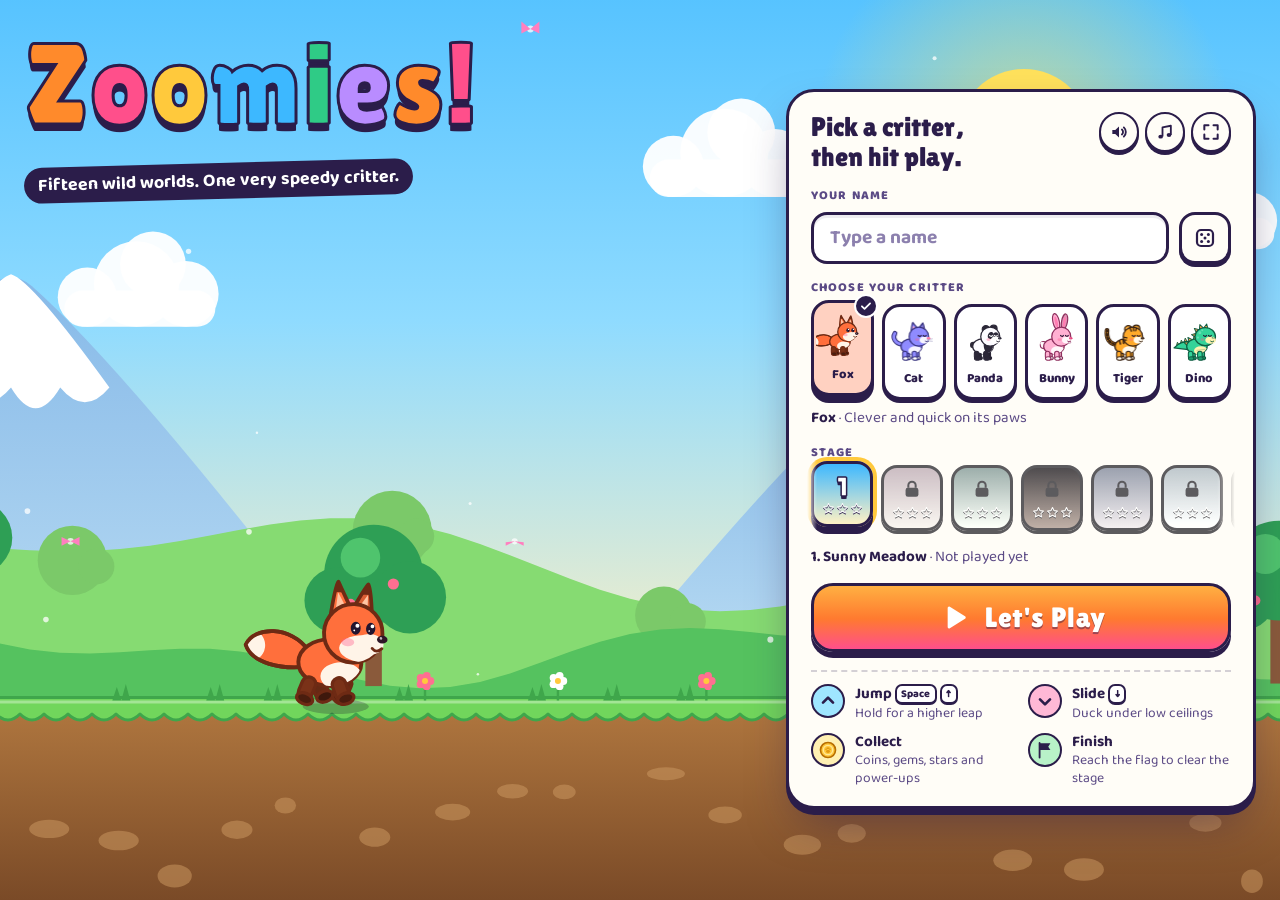
<file: index.html>
<!doctype html>
<html lang="en">
<head>
<meta charset="utf-8">
<meta name="viewport" content="width=device-width, initial-scale=1, viewport-fit=cover">
<title>Zoomies!</title>
<meta name="description" content="A colourful critter runner: dash, hop and slide through fifteen wild worlds.">
<meta name="theme-color" content="#3DB8FF">
<link rel="icon" href="data:image/svg+xml,%3Csvg xmlns='http://www.w3.org/2000/svg' viewBox='0 0 64 64'%3E%3Ccircle cx='32' cy='32' r='30' fill='%23FF6F3C'/%3E%3Cg fill='%23fff'%3E%3Cellipse cx='32' cy='40' rx='11' ry='9'/%3E%3Ccircle cx='19' cy='28' r='5'/%3E%3Ccircle cx='27' cy='20' r='5'/%3E%3Ccircle cx='37' cy='20' r='5'/%3E%3Ccircle cx='45' cy='28' r='5'/%3E%3C/g%3E%3C/svg%3E">
<link rel="preconnect" href="https://fonts.googleapis.com">
<link rel="preconnect" href="https://fonts.gstatic.com" crossorigin>
<link rel="stylesheet" href="https://fonts.googleapis.com/css2?family=Baloo+2:wght@500;600;700;800&family=Lilita+One&display=swap">
<link rel="stylesheet" href="css/styles.css">
</head>
<body>
<!-- ===== Icon sprite ===== -->
<svg width="0" height="0" style="position:absolute" aria-hidden="true" focusable="false">
  <defs>
    <symbol id="i-play" viewBox="0 0 24 24"><path d="M8 5.5v13a1 1 0 0 0 1.5.86l10.4-6.5a1 1 0 0 0 0-1.72L9.5 4.64A1 1 0 0 0 8 5.5z" fill="currentColor"/></symbol>
    <symbol id="i-pause" viewBox="0 0 24 24"><rect x="6" y="5" width="4.5" height="14" rx="1.6" fill="currentColor"/><rect x="13.5" y="5" width="4.5" height="14" rx="1.6" fill="currentColor"/></symbol>
    <symbol id="i-sound" viewBox="0 0 24 24"><path d="M4 9.5h3.5L12 5.5v13l-4.5-4H4z" fill="currentColor"/><path d="M15.5 9a4 4 0 0 1 0 6M17.8 6.5a7.5 7.5 0 0 1 0 11" fill="none" stroke="currentColor" stroke-width="2.2" stroke-linecap="round"/></symbol>
    <symbol id="i-mute" viewBox="0 0 24 24"><path d="M4 9.5h3.5L12 5.5v13l-4.5-4H4z" fill="currentColor"/><path d="M15.5 9.5l5 5m0-5l-5 5" fill="none" stroke="currentColor" stroke-width="2.2" stroke-linecap="round"/></symbol>
    <symbol id="i-music" viewBox="0 0 24 24"><path d="M9 17.5V6.5l10-2v11" fill="none" stroke="currentColor" stroke-width="2.2" stroke-linejoin="round"/><ellipse cx="6.8" cy="17.6" rx="2.8" ry="2.3" fill="currentColor"/><ellipse cx="16.8" cy="15.6" rx="2.8" ry="2.3" fill="currentColor"/></symbol>
    <symbol id="i-music-off" viewBox="0 0 24 24"><path d="M9 17.5V6.5l10-2v11" fill="none" stroke="currentColor" stroke-width="2.2" stroke-linejoin="round"/><ellipse cx="6.8" cy="17.6" rx="2.8" ry="2.3" fill="currentColor"/><ellipse cx="16.8" cy="15.6" rx="2.8" ry="2.3" fill="currentColor"/><path d="M3.5 3.5l17 17" stroke="currentColor" stroke-width="2.4" stroke-linecap="round"/></symbol>
    <symbol id="i-heart" viewBox="0 0 24 24"><path d="M12 20.5s-8-4.9-8-11A4.6 4.6 0 0 1 12 6.6a4.6 4.6 0 0 1 8 2.9c0 6.1-8 11-8 11z" fill="currentColor"/></symbol>
    <symbol id="i-coin" viewBox="0 0 24 24"><circle cx="12" cy="12" r="9" fill="#FFC93C" stroke="#B86E00" stroke-width="2"/><circle cx="12" cy="12" r="5.6" fill="none" stroke="#FFE89A" stroke-width="1.6"/><g fill="#E39A12"><ellipse cx="12" cy="13.6" rx="2.3" ry="1.9"/><circle cx="9.6" cy="11.2" r="1"/><circle cx="11.1" cy="9.8" r="1"/><circle cx="12.9" cy="9.8" r="1"/><circle cx="14.4" cy="11.2" r="1"/></g></symbol>
    <symbol id="i-gem" viewBox="0 0 24 24"><path d="M7.5 4.5h9l4 5-8.5 10.5L3.5 9.5z" fill="#A86BFF" stroke="#3D1A99" stroke-width="1.8" stroke-linejoin="round"/><path d="M3.5 9.5h17M9.5 4.5l-1.5 5 4 10.5 4-10.5-1.5-5" fill="none" stroke="#3D1A99" stroke-width="1.2" stroke-linejoin="round" opacity=".6"/></symbol>
    <symbol id="i-star" viewBox="0 0 24 24"><path d="M12 2.8l2.8 5.8 6.3.9-4.6 4.4 1.1 6.3L12 17.2l-5.6 3 1.1-6.3-4.6-4.4 6.3-.9z" fill="currentColor" stroke-linejoin="round"/></symbol>
    <symbol id="i-star-o" viewBox="0 0 24 24"><path d="M12 2.8l2.8 5.8 6.3.9-4.6 4.4 1.1 6.3L12 17.2l-5.6 3 1.1-6.3-4.6-4.4 6.3-.9z" fill="none" stroke="currentColor" stroke-width="2" stroke-linejoin="round"/></symbol>
    <symbol id="i-clock" viewBox="0 0 24 24"><circle cx="12" cy="13" r="8" fill="none" stroke="currentColor" stroke-width="2.2"/><path d="M12 9v4.4l2.8 1.8M9.5 2.8h5" fill="none" stroke="currentColor" stroke-width="2.2" stroke-linecap="round"/></symbol>
    <symbol id="i-hourglass" viewBox="0 0 24 24"><path d="M6.5 3.5h11M6.5 20.5h11M7.5 3.5c0 5 4.5 5.8 4.5 8.5s-4.5 3.5-4.5 8.5M16.5 3.5c0 5-4.5 5.8-4.5 8.5s4.5 3.5 4.5 8.5" fill="none" stroke="currentColor" stroke-width="2.1" stroke-linecap="round"/><path d="M9.6 18.6c.6-1.8 2.4-2.6 2.4-2.6s1.8.8 2.4 2.6z" fill="currentColor"/></symbol>
    <symbol id="i-flag" viewBox="0 0 24 24"><path d="M5.5 21V3.5" stroke="currentColor" stroke-width="2.2" stroke-linecap="round"/><path d="M6 4h12.5l-2.6 4 2.6 4H6z" fill="currentColor"/></symbol>
    <symbol id="i-dodge" viewBox="0 0 24 24"><path d="M3.5 17c3-9 14-9 17 0" fill="none" stroke="currentColor" stroke-width="2.2" stroke-linecap="round" stroke-dasharray="1 3.4"/><path d="M9 20.5l3-5 3 5z" fill="currentColor"/><path d="M17.6 13.6l3 3.4 1-4.4" fill="none" stroke="currentColor" stroke-width="2.2" stroke-linecap="round" stroke-linejoin="round"/></symbol>
    <symbol id="i-gauge" viewBox="0 0 24 24"><path d="M4 17a8 8 0 1 1 16 0" fill="none" stroke="currentColor" stroke-width="2.2" stroke-linecap="round"/><path d="M12 17l4.5-5.5" stroke="currentColor" stroke-width="2.4" stroke-linecap="round"/><circle cx="12" cy="17" r="1.8" fill="currentColor"/></symbol>
    <symbol id="i-restart" viewBox="0 0 24 24"><path d="M19 12a7 7 0 1 1-2.1-5" fill="none" stroke="currentColor" stroke-width="2.4" stroke-linecap="round"/><path d="M18.6 3.6v4.4h-4.4" fill="none" stroke="currentColor" stroke-width="2.4" stroke-linecap="round" stroke-linejoin="round"/></symbol>
    <symbol id="i-home" viewBox="0 0 24 24"><path d="M4 11l8-6.5 8 6.5M6.5 9.5v10h4v-5h3v5h4v-10" fill="none" stroke="currentColor" stroke-width="2.2" stroke-linecap="round" stroke-linejoin="round"/></symbol>
    <symbol id="i-next" viewBox="0 0 24 24"><path d="M5 12h12M12.5 6.5L18 12l-5.5 5.5" fill="none" stroke="currentColor" stroke-width="2.6" stroke-linecap="round" stroke-linejoin="round"/></symbol>
    <symbol id="i-lock" viewBox="0 0 24 24"><rect x="5" y="10.5" width="14" height="10" rx="2.5" fill="currentColor"/><path d="M8 10.5V8a4 4 0 0 1 8 0v2.5" fill="none" stroke="currentColor" stroke-width="2.2"/></symbol>
    <symbol id="i-unlock" viewBox="0 0 24 24"><rect x="5" y="10.5" width="14" height="10" rx="2.5" fill="currentColor"/><path d="M8 10.5V8a4 4 0 0 1 7.7-1.5" fill="none" stroke="currentColor" stroke-width="2.2" stroke-linecap="round"/></symbol>
    <symbol id="i-check" viewBox="0 0 24 24"><path d="M5 12.5l4.5 4.5L19 7.5" fill="none" stroke="currentColor" stroke-width="3" stroke-linecap="round" stroke-linejoin="round"/></symbol>
    <symbol id="i-x" viewBox="0 0 24 24"><path d="M7 7l10 10M17 7L7 17" fill="none" stroke="currentColor" stroke-width="3" stroke-linecap="round"/></symbol>
    <symbol id="i-trophy" viewBox="0 0 24 24"><path d="M7 4h10v5a5 5 0 0 1-10 0z" fill="currentColor"/><path d="M7 6H4.5a3 3 0 0 0 3 4M17 6h2.5a3 3 0 0 1-3 4M12 14v3.5M8.5 20h7" fill="none" stroke="currentColor" stroke-width="2" stroke-linecap="round"/></symbol>
    <symbol id="i-dice" viewBox="0 0 24 24"><rect x="4" y="4" width="16" height="16" rx="4" fill="none" stroke="currentColor" stroke-width="2.2"/><g fill="currentColor"><circle cx="8.6" cy="8.6" r="1.5"/><circle cx="15.4" cy="15.4" r="1.5"/><circle cx="12" cy="12" r="1.5"/><circle cx="15.4" cy="8.6" r="1.5"/><circle cx="8.6" cy="15.4" r="1.5"/></g></symbol>
    <symbol id="i-up" viewBox="0 0 24 24"><path d="M6 14l6-6 6 6" fill="none" stroke="currentColor" stroke-width="3.2" stroke-linecap="round" stroke-linejoin="round"/></symbol>
    <symbol id="i-down" viewBox="0 0 24 24"><path d="M6 10l6 6 6-6" fill="none" stroke="currentColor" stroke-width="3.2" stroke-linecap="round" stroke-linejoin="round"/></symbol>
    <symbol id="i-expand" viewBox="0 0 24 24"><path d="M4 9V4h5M20 9V4h-5M4 15v5h5M20 15v5h-5" fill="none" stroke="currentColor" stroke-width="2.4" stroke-linecap="round" stroke-linejoin="round"/></symbol>
    <symbol id="i-motion" viewBox="0 0 24 24"><path d="M3 9c3-3 5 3 8 0s5 3 8 0M3 15c3-3 5 3 8 0s5 3 8 0" fill="none" stroke="currentColor" stroke-width="2.2" stroke-linecap="round"/></symbol>
    <symbol id="i-shield" viewBox="0 0 24 24"><path d="M12 3l7 3v5.5c0 4.5-3 7.6-7 9.5-4-1.9-7-5-7-9.5V6z" fill="#3D8BFF" stroke="#123C99" stroke-width="1.8" stroke-linejoin="round"/></symbol>
    <symbol id="i-magnet" viewBox="0 0 24 24"><path d="M6.5 13V9a5.5 5.5 0 0 1 11 0v4" fill="none" stroke="#FF4D6D" stroke-width="4"/><rect x="4.5" y="13" width="4" height="5" rx="1" fill="#EEF1FA" stroke="#7A0F2B" stroke-width="1.2"/><rect x="15.5" y="13" width="4" height="5" rx="1" fill="#EEF1FA" stroke="#7A0F2B" stroke-width="1.2"/></symbol>
    <symbol id="i-feather" viewBox="0 0 24 24"><path d="M19 4c-8 1-12 6-13 14l2 1c1-3 3-6 7-8-3 3-4.5 5-5.5 7.5 6-1 9-6 9.5-14.5z" fill="#FFFFFF" stroke="#6B45C8" stroke-width="1.8" stroke-linejoin="round"/></symbol>
    <symbol id="i-bolt" viewBox="0 0 24 24"><path d="M13.5 2.5L5 13.5h5.5l-1.5 8 8.5-11h-5.5z" fill="#FFC93C" stroke="#A34B00" stroke-width="1.8" stroke-linejoin="round"/></symbol>
  </defs>
</svg>

<div id="app" class="app" data-state="loading">
  <canvas id="game" class="game-canvas" aria-label="Zoomies game area"></canvas>

  <!-- ===== HUD ===== -->
  <header id="hud" class="hud" hidden>
    <div class="hud-left">
      <button id="btn-pause" class="icon-btn hud-btn" type="button" aria-label="Pause (Esc)" title="Pause (Esc or P)"><svg aria-hidden="true"><use href="#i-pause"/></svg></button>
      <div class="chip hearts" id="hud-hearts" role="img" aria-label="Hearts: 3 of 3"></div>
      <div class="chip stage-chip" id="hud-stage">
        <div class="stage-line"><span class="stage-num" id="hud-stage-num">1</span><span class="stage-name" id="hud-stage-name">Sunny Meadow</span><span class="stage-pct" id="hud-pct">0%</span></div>
        <div class="progress" id="hud-progress" role="progressbar" aria-label="Stage progress" aria-valuemin="0" aria-valuemax="100" aria-valuenow="0">
          <div class="progress-fill" id="hud-fill"></div>
          <canvas class="progress-marker" id="hud-marker" width="56" height="56" aria-hidden="true"></canvas>
          <svg class="progress-flag" aria-hidden="true"><use href="#i-flag"/></svg>
        </div>
      </div>
    </div>
    <div class="hud-center">
      <div class="chip score-chip">
        <span class="stat-label">Score</span>
        <span class="big-num" id="hud-score">0</span>
        <span class="sub" id="hud-best"><svg aria-hidden="true"><use href="#i-trophy"/></svg><span id="hud-best-val">Best 0</span></span>
      </div>
      <div class="chip time-chip">
        <span class="stat-label">Run time</span>
        <span class="big-num" id="hud-time">0:00.0</span>
        <span class="sub opt-sm"><svg aria-hidden="true"><use href="#i-hourglass"/></svg><span id="hud-total">Session 0:00</span></span>
      </div>
    </div>
    <div class="hud-right">
      <div class="chip stat" title="Coins collected"><svg aria-hidden="true"><use href="#i-coin"/></svg><span class="stat-val" id="hud-coins">0</span><span class="sr-only">coins</span></div>
      <div class="chip stat" title="Obstacles avoided"><svg aria-hidden="true"><use href="#i-dodge"/></svg><span class="stat-val" id="hud-avoid">0</span><span class="stat-unit">dodged</span></div>
      <div class="chip stat opt" title="Current speed"><svg aria-hidden="true"><use href="#i-gauge"/></svg><span class="stat-val" id="hud-speed">0</span><span class="stat-unit">km/h</span></div>
      <button id="btn-sound-hud" class="icon-btn hud-btn" type="button" aria-label="Sound effects on" aria-pressed="true" title="Sound (M)"><svg aria-hidden="true"><use href="#i-sound"/></svg></button>
    </div>
    <div class="hud-powers" id="hud-powers" aria-live="polite"></div>
  </header>

  <div id="toasts" class="toasts" aria-live="polite"></div>

  <!-- ===== Touch controls ===== -->
  <div id="touch" class="touch" hidden>
    <button class="touch-btn slide" id="touch-slide" type="button" aria-label="Slide"><svg aria-hidden="true"><use href="#i-down"/></svg><span>Slide</span></button>
    <button class="touch-btn jump" id="touch-jump" type="button" aria-label="Jump"><svg aria-hidden="true"><use href="#i-up"/></svg><span>Jump</span></button>
  </div>

  <div id="countdown" class="countdown" aria-live="assertive"></div>

  <!-- ===== Loading ===== -->
  <section id="scr-loading" class="screen loading is-visible" aria-label="Loading">
    <div class="loader">
      <div class="loader-paws" aria-hidden="true"><span></span><span></span><span></span></div>
      <p>Warming up the critters…</p>
    </div>
  </section>

  <!-- ===== Main menu ===== -->
  <section id="scr-menu" class="screen menu" aria-labelledby="logo">
    <div class="menu-brand">
      <h1 class="logo" id="logo" aria-label="Zoomies!"><span aria-hidden="true">Z</span><span aria-hidden="true">o</span><span aria-hidden="true">o</span><span aria-hidden="true">m</span><span aria-hidden="true">i</span><span aria-hidden="true">e</span><span aria-hidden="true">s</span><span aria-hidden="true">!</span></h1>
      <p class="tagline">Fifteen wild worlds. One very speedy critter.</p>
    </div>

    <div class="menu-panel panel">
      <div class="panel-head">
        <p class="greet" id="menu-greet">Pick a critter, then hit play.</p>
        <div class="corner-controls">
          <button class="icon-btn sm" type="button" data-toggle="sfx" aria-label="Sound effects on" aria-pressed="true" title="Sound effects (M)"><svg aria-hidden="true"><use href="#i-sound"/></svg></button>
          <button class="icon-btn sm" type="button" data-toggle="music" aria-label="Music on" aria-pressed="true" title="Music"><svg aria-hidden="true"><use href="#i-music"/></svg></button>
          <button class="icon-btn sm" type="button" data-toggle="fullscreen" aria-label="Full screen" title="Full screen"><svg aria-hidden="true"><use href="#i-expand"/></svg></button>
        </div>
      </div>

      <div class="field">
        <label for="inp-name" class="label">Your name</label>
        <div class="name-row">
          <input id="inp-name" type="text" maxlength="14" autocomplete="nickname" spellcheck="false" placeholder="Type a name">
          <button id="btn-dice" class="icon-btn" type="button" aria-label="Pick a random name" title="Random name"><svg aria-hidden="true"><use href="#i-dice"/></svg></button>
        </div>
      </div>

      <fieldset class="field">
        <legend class="label">Choose your critter</legend>
        <div class="critter-grid" id="critter-grid" role="radiogroup" aria-label="Critter"></div>
        <p class="critter-blurb" id="critter-blurb"></p>
      </fieldset>

      <fieldset class="field">
        <legend class="label">Stage</legend>
        <div class="stage-row" id="stage-row" role="radiogroup" aria-label="Stage"></div>
      </fieldset>

      <button id="btn-play" class="btn btn-primary btn-xl" type="button"><svg aria-hidden="true"><use href="#i-play"/></svg><span>Let's Play</span></button>

      <ul class="howto" aria-label="How to play">
        <li><span class="howto-ico ico-jump"><svg aria-hidden="true"><use href="#i-up"/></svg></span><span><b>Jump</b> <span class="keys"><kbd>Space</kbd><kbd>↑</kbd><span class="touch-word">tap</span></span><br>Hold for a higher leap</span></li>
        <li><span class="howto-ico ico-slide"><svg aria-hidden="true"><use href="#i-down"/></svg></span><span><b>Slide</b> <span class="keys"><kbd>↓</kbd><span class="touch-word">swipe down</span></span><br>Duck under low ceilings</span></li>
        <li><span class="howto-ico ico-collect"><svg aria-hidden="true"><use href="#i-coin"/></svg></span><span><b>Collect</b><br>Coins, gems, stars and power-ups</span></li>
        <li><span class="howto-ico ico-flag"><svg aria-hidden="true"><use href="#i-flag"/></svg></span><span><b>Finish</b><br>Reach the flag to clear the stage</span></li>
      </ul>
    </div>
  </section>

  <!-- ===== Stage intro ===== -->
  <section id="scr-intro" class="screen overlay" role="dialog" aria-modal="true" aria-labelledby="intro-title">
    <div class="panel intro-card">
      <p class="kicker" id="intro-kicker">Stage 1 of 5</p>
      <h2 class="intro-title" id="intro-title">Sunny Meadow</h2>
      <p class="intro-blurb" id="intro-blurb"></p>
      <ul class="goals">
        <li><svg aria-hidden="true"><use href="#i-flag"/></svg><span id="intro-goal">Reach the flag</span></li>
        <li><svg class="ico-star" aria-hidden="true"><use href="#i-star"/></svg><span>Bonus: find the hidden stars</span></li>
      </ul>
      <div class="new-mech">
        <canvas id="intro-demo" class="demo" width="300" height="130" aria-hidden="true"></canvas>
        <div>
          <span class="badge">New</span>
          <h3 id="intro-mech-title">Jump</h3>
          <p id="intro-mech-text"></p>
        </div>
      </div>
      <button id="btn-start" class="btn btn-primary btn-lg" type="button"><svg aria-hidden="true"><use href="#i-play"/></svg><span>Start</span></button>
      <p class="hint" id="intro-hint">or press <kbd>Space</kbd></p>
    </div>
  </section>

  <!-- ===== Pause ===== -->
  <section id="scr-pause" class="screen overlay" role="dialog" aria-modal="true" aria-labelledby="pause-title">
    <div class="panel pause-card">
      <h2 class="modal-title" id="pause-title">Paused</h2>
      <dl class="mini-stats" id="pause-stats"></dl>
      <div class="btn-col">
        <button id="btn-resume" class="btn btn-primary btn-lg" type="button"><svg aria-hidden="true"><use href="#i-play"/></svg><span>Resume</span></button>
        <button id="btn-restart" class="btn btn-secondary" type="button"><svg aria-hidden="true"><use href="#i-restart"/></svg><span>Restart stage</span></button>
        <button id="btn-pause-menu" class="btn btn-secondary" type="button"><svg aria-hidden="true"><use href="#i-home"/></svg><span>Main menu</span></button>
      </div>
      <div class="toggles">
        <button class="toggle" type="button" data-toggle="sfx" aria-pressed="true"><svg aria-hidden="true"><use href="#i-sound"/></svg><span>Sound effects</span><span class="state">On</span></button>
        <button class="toggle" type="button" data-toggle="music" aria-pressed="true"><svg aria-hidden="true"><use href="#i-music"/></svg><span>Music</span><span class="state">On</span></button>
        <button class="toggle" type="button" data-toggle="motion" aria-pressed="false"><svg aria-hidden="true"><use href="#i-motion"/></svg><span>Reduce motion</span><span class="state">Off</span></button>
      </div>
      <p class="hint">Press <kbd>Esc</kbd> to resume</p>
    </div>
  </section>

  <!-- ===== Stage complete ===== -->
  <section id="scr-complete" class="screen overlay" role="dialog" aria-modal="true" aria-labelledby="done-title">
    <div class="panel result-card">
      <div class="ribbon"><h2 id="done-title">Stage Complete!</h2></div>
      <div class="res-cols">
        <div class="res-col">
          <div class="who">
            <canvas id="done-avatar" class="avatar" width="96" height="96" aria-hidden="true"></canvas>
            <div>
              <p class="who-name" id="done-name">Player</p>
              <p class="who-sub" id="done-sub">the Fox · Sunny Meadow</p>
            </div>
          </div>
          <div class="rating" id="done-rating" role="img" aria-label="Rating"></div>
          <ul class="criteria" id="done-criteria"></ul>
          <div class="final">
            <span class="stat-label">Final score</span>
            <span class="final-num" id="done-score">0</span>
            <span class="best-badge" id="done-best" hidden><svg aria-hidden="true"><use href="#i-trophy"/></svg>New personal best!</span>
          </div>
        </div>
        <div class="res-col">
          <dl class="stat-grid" id="done-stats"></dl>
          <ul class="bonus" id="done-bonus"></ul>
          <p class="unlock" id="done-unlock" hidden><svg aria-hidden="true"><use href="#i-unlock"/></svg><span></span></p>
        </div>
      </div>
      <div class="btn-row done-btns">
        <button id="btn-next" class="btn btn-primary btn-lg" type="button"><span>Next Stage</span><svg aria-hidden="true"><use href="#i-next"/></svg></button>
        <button id="btn-again" class="btn btn-secondary" type="button"><svg aria-hidden="true"><use href="#i-restart"/></svg><span>Play Again</span></button>
        <button id="btn-done-menu" class="btn btn-secondary" type="button"><svg aria-hidden="true"><use href="#i-home"/></svg><span>Main Menu</span></button>
      </div>
    </div>
  </section>

  <!-- ===== Game over ===== -->
  <section id="scr-over" class="screen overlay" role="dialog" aria-modal="true" aria-labelledby="over-title">
    <div class="panel result-card over-card">
      <div class="ribbon ribbon-soft"><h2 id="over-title">Out of hearts!</h2></div>
      <div class="who">
        <canvas id="over-avatar" class="avatar" width="96" height="96" aria-hidden="true"></canvas>
        <div>
          <p class="who-msg" id="over-msg">So close!</p>
          <p class="who-tip" id="over-tip"></p>
        </div>
      </div>
      <div class="reach">
        <div class="reach-top"><span id="over-stage">Sunny Meadow</span><span id="over-pct">0%</span></div>
        <div class="progress big"><div class="progress-fill" id="over-fill"></div><svg class="progress-flag" aria-hidden="true"><use href="#i-flag"/></svg></div>
      </div>
      <dl class="stat-grid" id="over-stats"></dl>
      <div class="compare" id="over-compare"></div>
      <div class="btn-row">
        <button id="btn-retry" class="btn btn-primary btn-lg" type="button"><svg aria-hidden="true"><use href="#i-restart"/></svg><span>Try Again</span></button>
        <button id="btn-over-menu" class="btn btn-secondary" type="button"><svg aria-hidden="true"><use href="#i-home"/></svg><span>Main Menu</span></button>
      </div>
    </div>
  </section>

  <canvas id="fx" class="fx-canvas" aria-hidden="true"></canvas>
  <div id="sr" class="sr-only" aria-live="polite"></div>
</div>

<!-- ===== Phones held upright: ask to rotate ===== -->
<section id="scr-rotate" class="rotate" role="dialog" aria-modal="true" aria-labelledby="rotate-title" aria-describedby="rotate-text" hidden>
  <div class="rotate-inner">
    <div class="rotate-anim" aria-hidden="true">
      <svg class="rotate-arrow" viewBox="0 0 140 140"><path d="M28 54a46 46 0 0 1 80-14" fill="none" stroke="currentColor" stroke-width="7" stroke-linecap="round"/><path d="M110 22l-1 20-19-4" fill="none" stroke="currentColor" stroke-width="7" stroke-linecap="round" stroke-linejoin="round"/></svg>
      <div class="rotate-phone"><span class="rotate-screen"><span class="rotate-sun"></span><span class="rotate-ground"></span></span></div>
    </div>
    <h2 id="rotate-title">Please rotate your phone</h2>
    <p id="rotate-text">Zoomies plays sideways, so you can see what's coming. Turn your phone and the game picks up right where you left off.</p>
  </div>
</section>

<script src="js/util.js"></script>
<script src="js/config.js"></script>
<script src="js/level.js"></script>
<script src="js/sim.js"></script>
<script src="js/art.js"></script>
<script src="js/render.js"></script>
<script src="js/audio.js"></script>
<script src="js/input.js"></script>
<script src="js/ui.js"></script>
<script src="js/main.js"></script>
</body>
</html>
</file>
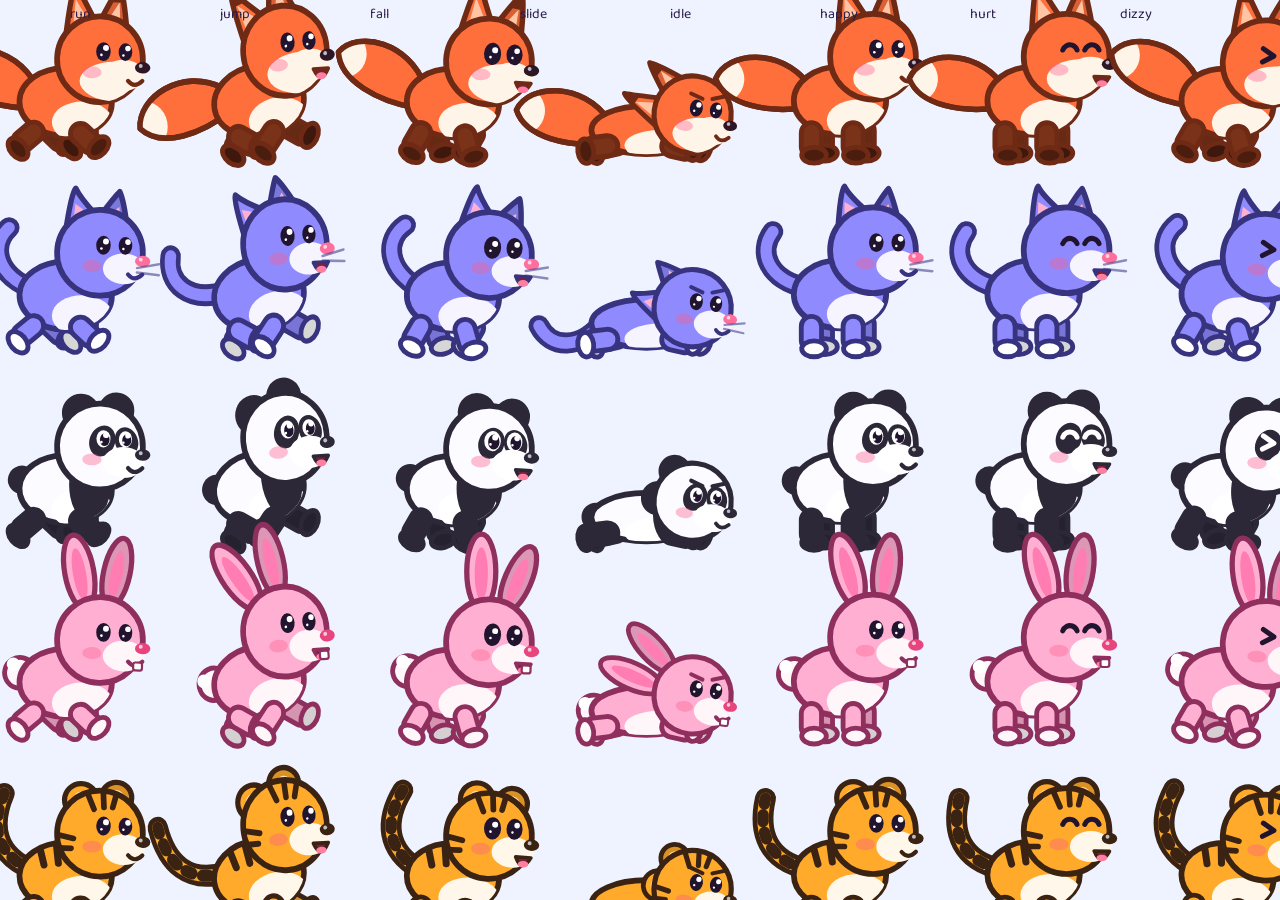
<file: tools/art-sheet.html>
<!doctype html>
<html lang="en">
<head>
<meta charset="utf-8">
<title>Zoomies art sheet</title>
<link rel="stylesheet" href="https://fonts.googleapis.com/css2?family=Baloo+2:wght@600;800&family=Lilita+One&display=swap">
<style>
  body { margin: 0; background: #eef3ff; font: 600 14px 'Baloo 2', system-ui, sans-serif; color: #2B1D4A; }
  canvas { display: block; }
</style>
</head>
<body>
<canvas id="c"></canvas>
<script src="../js/util.js"></script>
<script src="../js/config.js"></script>
<script src="../js/art.js"></script>
<script>
(function () {
  const Z = window.Z, A = Z.Art, GY = Z.PHYS.GY;
  const cv = document.getElementById('c'), ctx = cv.getContext('2d');
  const W = innerWidth, H = innerHeight, dpr = Math.min(devicePixelRatio || 1, 2);
  cv.width = W * dpr; cv.height = H * dpr; cv.style.width = W + 'px'; cv.style.height = H + 'px';
  const page = new URLSearchParams(location.search).get('p') || 'critters';
  function draw(t) {
    ctx.setTransform(dpr, 0, 0, dpr, 0, 0);
    ctx.fillStyle = '#eef3ff'; ctx.fillRect(0, 0, W, H);
    ctx.font = '14px "Baloo 2"'; ctx.fillStyle = '#2B1D4A';
    if (page === 'critters') {
      const modes = ['run', 'jump', 'fall', 'slide', 'idle', 'happy', 'hurt', 'dizzy'];
      Z.CRITTERS.forEach((c, r) => {
        modes.forEach((m, k) => {
          ctx.save();
          const S = +(new URLSearchParams(location.search).get('s') || 2.2);
          ctx.translate(70 + k * 110 * S / 1.25, 90 * S / 1.25 + r * 110 * S / 1.25);
          ctx.scale(S, S);
          A.critter(ctx, c, { mode: m, phase: t * 12, t, blink: false });
          ctx.restore();
          if (r === 0) ctx.fillText(m, 70 + k * 150, 18);
        });
      });
    } else {
      const th = A.THEMES[page] || A.THEMES.meadow;
      const rows = [
        [() => A.spikes(ctx, { x: 20, y: GY - 30, w: 54, h: 30 }, th),
         () => A.block(ctx, { x: 100, y: GY - 48, w: 48, h: 48 }, th),
         () => A.lucky(ctx, { x: 175, y: GY - 150, w: 44, h: 44, bump: 0 }, t),
         () => A.spring(ctx, { x: 240, y: GY - 24, w: 48, h: 24, squish: 0 }),
         () => A.roller(ctx, { x: 340, y: GY - 24, r: 24, rot: t, tint: 1 }, th),
         () => A.beetle(ctx, { x: 390, y: GY - 30, w: 44, h: 30, walk: t, squash: 0 }, th, t),
         () => A.frog(ctx, { x: 460, y: GY - 34, w: 40, h: 34, air: false, squash: 0 }, t)],
        [() => A.bird(ctx, { x: 50, y: GY - 50, w: 44, h: 30, ph: 0, squash: 0 }, t, th),
         () => A.rock(ctx, { x: 130, y: GY - 26, r: 26, rot: 0 }, th),
         () => A.geyser(ctx, { x: 190, w: 44, fh: 90, warn: false }, t, th),
         () => A.rockWarn(ctx, { x: 290 }, t, true),
         () => A.fireball(ctx, { x: 360, y: GY - 60, r: 16, dir: -1 }, t, th),
         () => A.gate(ctx, { x: 420, y: GY - 420, w: 90, h: 380 }, th, t, GY - 170)],
        [() => A.plat(ctx, { x: 20, y: GY - 90, w: 130, move: null }, th, t),
         () => A.plat(ctx, { x: 170, y: GY - 90, w: 130, move: { axis: 'x' } }, th, t),
         () => A.plat(ctx, { x: 320, y: GY - 90, w: 100, bouncy: true, squish: 0 }, th, t),
         () => A.sign(ctx, { x: 470, kind: 'slide' }, t)],
        [() => { A.coin(ctx, 40, GY - 60, t); A.gem(ctx, 90, GY - 60, t); A.star(ctx, 150, GY - 60, t); A.heart(ctx, 210, GY - 60, t);
          ['shield', 'magnet', 'feather', 'boost'].forEach((k, i) => A.power(ctx, k, 280 + i * 60, GY - 60, t)); }],
      ];
      rows.forEach((row, r) => {
        ctx.save(); ctx.scale(1.45, 1.45); ctx.translate(0, -GY + 150 + r * 160);
        ctx.fillStyle = th.ground[0]; ctx.fillRect(0, GY, 560, 14);
        row.forEach((f) => { ctx.save(); f(); ctx.restore(); });
        ctx.restore();
      });
    }
    requestAnimationFrame((ms) => draw(ms / 1000));
  }
  (document.fonts ? document.fonts.ready : Promise.resolve()).then(() => requestAnimationFrame((ms) => draw(ms / 1000)));
})();
</script>
</body>
</html>
</file>
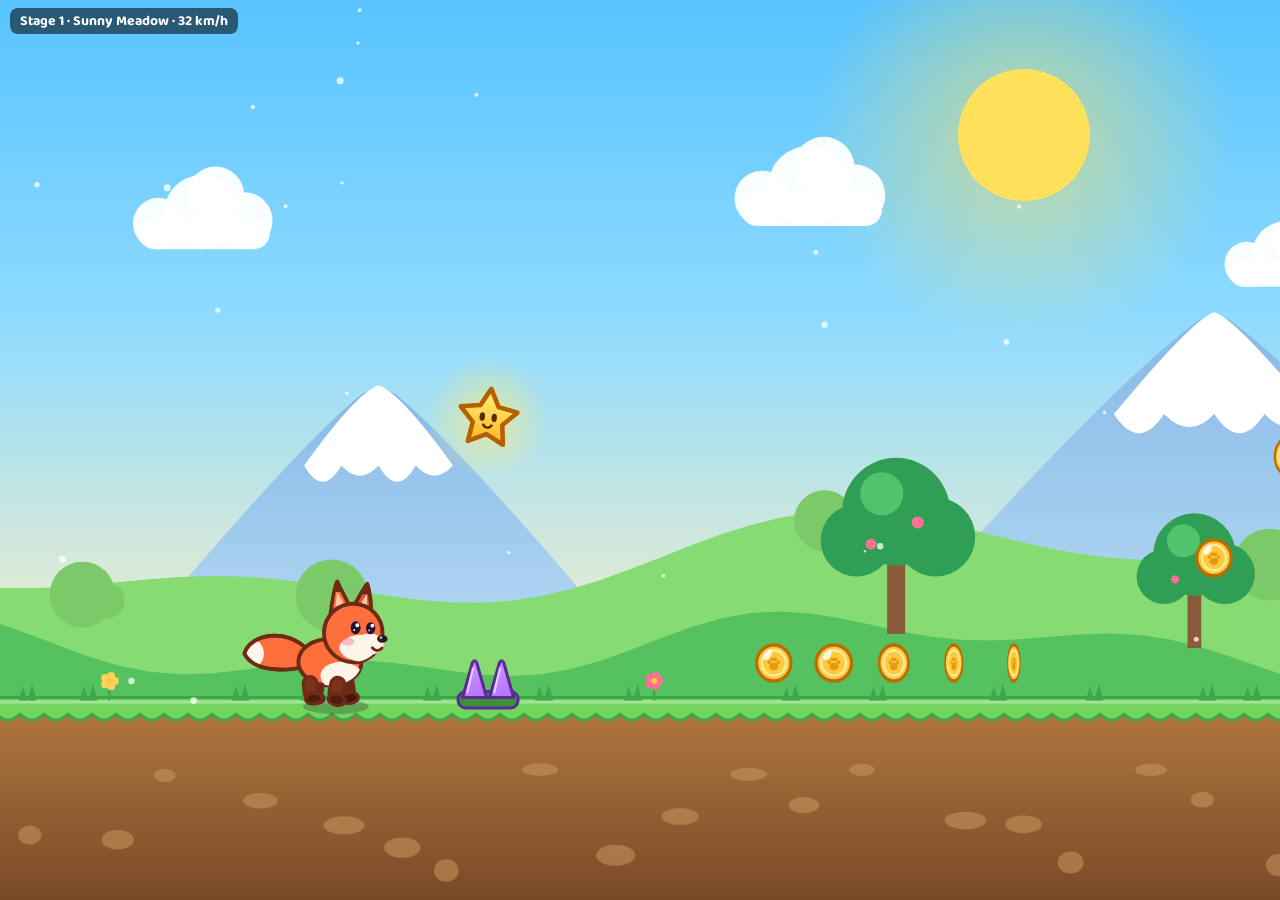
<file: tools/world-tour.html>
<!doctype html>
<html lang="en">
<head>
<meta charset="utf-8">
<meta name="viewport" content="width=device-width, initial-scale=1">
<title>Zoomies world tour</title>
<link rel="stylesheet" href="https://fonts.googleapis.com/css2?family=Baloo+2:wght@600;800&family=Lilita+One&display=swap">
<style>
  html, body { margin: 0; height: 100%; overflow: hidden; background: #000; font: 700 14px 'Baloo 2', system-ui, sans-serif; }
  canvas { display: block; width: 100%; height: 100%; }
  .tag { position: fixed; left: 10px; top: 8px; color: #fff; background: rgba(0,0,0,.55); padding: 2px 10px; border-radius: 8px; }
</style>
</head>
<body>
<!-- Dev tool: renders any stage without the menu or saved progress.
     ?s=stage number (1-15)  &f=position along the stage (0-1)  &c=critter index (0-5) -->
<canvas id="c"></canvas>
<div class="tag" id="tag"></div>
<script src="../js/util.js"></script>
<script src="../js/config.js"></script>
<script src="../js/level.js"></script>
<script src="../js/sim.js"></script>
<script src="../js/art.js"></script>
<script src="../js/render.js"></script>
<script>
(function () {
  const Z = window.Z, P = Z.PHYS, q = new URLSearchParams(location.search);
  const idx = Math.max(0, Math.min(Z.STAGES.length - 1, (+q.get('s') || 1) - 1));
  const frac = +q.get('f') || 0.2, critter = Z.CRITTERS[+q.get('c') || 0];
  const sim = new Z.Sim(idx);
  sim.hurt = function () {};            // tour mode: nothing can hurt the critter
  sim.fall = function () { this.respawn(); };
  sim.p.x = P.START_X + (sim.finishX - P.START_X) * frac;
  sim.respawn();
  const R = new Z.Renderer(document.getElementById('c'));
  R.setStage(idx);
  const fit = () => R.resize(innerWidth, innerHeight);
  fit(); addEventListener('resize', fit);
  document.getElementById('tag').textContent = 'Stage ' + (idx + 1) + ' · ' + Z.STAGES[idx].name + ' · ' + Math.round(Z.speedAt(Z.STAGES[idx], frac) / P.M * 3.6) + ' km/h';
  let last = 0;
  function frame(ms) {
    const dt = last ? Math.min(0.05, (ms - last) / 1000) : 0; last = ms;
    for (let i = 0; i < 4; i++) { sim.step(dt / 4, { jumpPressed: false, jumpHeld: false, downPressed: false, downHeld: false }); sim.events.length = 0; }
    R.draw(sim, dt, { critter });
    requestAnimationFrame(frame);
  }
  (document.fonts ? document.fonts.ready : Promise.resolve()).then(() => requestAnimationFrame(frame));
  window.tour = { sim, R, step(sec) { for (let t = 0; t < sec; t += 1 / 120) { sim.step(1 / 120, {}); sim.events.length = 0; } R.draw(sim, 0.016, { critter }); } };
})();
</script>
</body>
</html>
</file>
<file: css/styles.css>
/* Zoomies! — interface styles.
   Layout: full-bleed canvas world; UI floats on it as outlined "sticker" pieces with hard drop shadows,
   matching the outlined illustration style of the game art. Deliberately single-theme (vivid daylight). */
:root {
  --ink: #2B1D4A;          /* outlines and text */
  --ink-2: #5B4A85;
  --ink-3: #8C80AE;
  --paper: #FFFDF7;        /* sticker surfaces */
  --paper-2: #F4EEFF;
  --chip: rgba(255, 253, 247, 0.92);
  --sun: #FFC93C;
  --hot: #FF4F8B;
  --orange: #FF8A2B;
  --sky: #3DB8FF;
  --mint: #2FCB86;
  --grape: #8B5CF6;
  --heart: #FF4D6D;
  --cta: linear-gradient(180deg, #FFB042 0%, #FF7A2F 52%, #FF4F8B 100%);
  --cta-soft: linear-gradient(180deg, #B98CFF 0%, #8B5CF6 55%, #6C46E0 100%);
  --focus: #1FA2FF;
  --font-display: 'Lilita One', 'Baloo 2', ui-rounded, 'SF Pro Rounded', system-ui, sans-serif;
  --font-body: 'Baloo 2', ui-rounded, 'SF Pro Rounded', system-ui, -apple-system, 'Segoe UI', sans-serif;
  --r-lg: 28px;
  --r: 18px;
  --r-sm: 12px;
  --lift: 0 6px 0 var(--ink);
  --lift-sm: 0 3px 0 var(--ink);
  --glow: 0 22px 48px -14px rgba(43, 29, 74, 0.55);
  color-scheme: light;
}

* { box-sizing: border-box; }
html, body { height: 100%; margin: 0; }
body {
  background: #3DB8FF;
  color: var(--ink);
  font-family: var(--font-body);
  font-size: 16px;
  line-height: 1.4;
  overflow: hidden;
  -webkit-font-smoothing: antialiased;
  -webkit-tap-highlight-color: transparent;
}
button { font: inherit; color: inherit; cursor: pointer; }
kbd {
  display: inline-block;
  min-width: 1.7em;
  padding: 0 0.4em;
  border: 2px solid var(--ink);
  border-bottom-width: 3.5px;
  border-radius: 7px;
  background: #fff;
  font: 800 0.78em/1.5 var(--font-body);
  text-align: center;
  color: var(--ink);
}
[hidden] { display: none !important; }
.sr-only { position: absolute; width: 1px; height: 1px; padding: 0; margin: -1px; overflow: hidden; clip: rect(0 0 0 0); white-space: nowrap; border: 0; }
:focus-visible { outline: 3px solid var(--focus); outline-offset: 3px; }
svg { width: 1em; height: 1em; flex: none; }

.app { position: fixed; inset: 0; overflow: hidden; touch-action: none; user-select: none; -webkit-user-select: none; }
.game-canvas { position: absolute; inset: 0; width: 100%; height: 100%; display: block; cursor: pointer; }
.app[data-state="menu"] .game-canvas, .app[data-state="loading"] .game-canvas { cursor: default; }
.fx-canvas { position: fixed; inset: 0; width: 100%; height: 100%; pointer-events: none; z-index: 60; }

/* ---------- shared pieces ---------- */
.panel {
  background: var(--paper);
  border: 3px solid var(--ink);
  border-radius: var(--r-lg);
  box-shadow: var(--lift), var(--glow);
}
.btn {
  display: inline-flex; align-items: center; justify-content: center; gap: 0.5em;
  min-height: 48px; padding: 0.5em 1.1em;
  border: 3px solid var(--ink); border-radius: var(--r);
  font: 800 1.02rem/1 var(--font-body);
  box-shadow: var(--lift-sm);
  transition: transform 0.12s ease, box-shadow 0.12s ease, filter 0.12s ease;
}
.btn svg { width: 1.25em; height: 1.25em; }
.btn:hover { transform: translateY(-2px); box-shadow: 0 5px 0 var(--ink); }
.btn:active { transform: translateY(3px); box-shadow: 0 0 0 var(--ink); }
.btn-primary {
  background: var(--cta); color: #fff;
  font-family: var(--font-display); font-weight: 400; letter-spacing: 0.02em;
  text-shadow: 0 2px 0 rgba(43, 29, 74, 0.45);
  box-shadow: var(--lift);
  position: relative; overflow: hidden;
}
.btn-primary::after {
  content: ''; position: absolute; top: 0; left: -60%; width: 40%; height: 100%;
  background: linear-gradient(100deg, transparent, rgba(255, 255, 255, 0.45), transparent);
  transform: skewX(-20deg); animation: shine 3.2s ease-in-out infinite;
}
.btn-primary:hover { box-shadow: 0 8px 0 var(--ink); filter: saturate(1.1); }
.btn-primary:active { box-shadow: 0 1px 0 var(--ink); }
.btn-secondary { background: var(--paper); color: var(--ink); }
.btn-secondary:hover { background: #fff; }
.btn-lg { min-height: 58px; font-size: 1.45rem; padding: 0.4em 1.3em; border-radius: 20px; }
.btn-xl { min-height: 66px; font-size: 1.75rem; width: 100%; border-radius: 22px; }
@keyframes shine { 0%, 55% { left: -60%; } 85%, 100% { left: 130%; } }

.icon-btn {
  display: inline-grid; place-items: center;
  width: 48px; height: 48px; flex: none;
  border: 3px solid var(--ink); border-radius: 50%;
  background: var(--paper); box-shadow: var(--lift-sm);
  transition: transform 0.12s ease, box-shadow 0.12s ease;
}
.icon-btn svg { width: 24px; height: 24px; }
.icon-btn:hover { transform: translateY(-2px) rotate(-4deg); box-shadow: 0 5px 0 var(--ink); }
.icon-btn:active { transform: translateY(2px); box-shadow: 0 0 0 var(--ink); }
.icon-btn[aria-pressed="false"] { background: #E9E3F5; color: var(--ink-2); }

/* ---------- screens ---------- */
.screen {
  position: absolute; inset: 0; z-index: 30;
  opacity: 0; visibility: hidden;
  transition: opacity 0.28s ease, visibility 0s linear 0.28s;
}
.screen.is-visible { opacity: 1; visibility: visible; transition: opacity 0.28s ease; }
.overlay {
  display: grid; place-items: center;
  padding: max(16px, env(safe-area-inset-top)) 16px max(16px, env(safe-area-inset-bottom));
  background: radial-gradient(circle at 50% 40%, rgba(43, 29, 74, 0.25), rgba(30, 18, 58, 0.62));
  overflow-y: auto; touch-action: pan-y;
}
.overlay > .panel { transform: translateY(24px) scale(0.96); transition: transform 0.38s cubic-bezier(0.2, 1.4, 0.4, 1); }
.overlay.is-visible > .panel { transform: none; }

/* ---------- loading ---------- */
.loading { display: grid; place-items: center; background: linear-gradient(180deg, #3DB8FF, #8FDBFF 60%, #FFF1C4); z-index: 40; }
.loader { text-align: center; font: 700 1.2rem var(--font-body); color: var(--ink); }
.loader-paws { display: flex; gap: 14px; justify-content: center; margin-bottom: 10px; }
.loader-paws span {
  width: 22px; height: 22px; border-radius: 50%; background: var(--paper); border: 3px solid var(--ink);
  animation: hop 0.9s ease-in-out infinite;
}
.loader-paws span:nth-child(2) { animation-delay: 0.15s; background: var(--sun); }
.loader-paws span:nth-child(3) { animation-delay: 0.3s; background: var(--hot); }
@keyframes hop { 0%, 100% { transform: translateY(0); } 40% { transform: translateY(-16px); } }

/* ---------- main menu ---------- */
.menu {
  display: grid;
  grid-template-columns: minmax(0, 1fr) minmax(340px, 470px);
  grid-template-rows: auto 1fr;
  gap: 12px 40px;
  align-items: start;
  padding: max(18px, env(safe-area-inset-top)) max(24px, env(safe-area-inset-right)) max(20px, env(safe-area-inset-bottom)) max(24px, env(safe-area-inset-left));
  overflow-y: auto; touch-action: pan-y;
}
.menu-brand { grid-column: 1; grid-row: 1; min-width: 0; }
.logo {
  margin: 0; line-height: 0.95;
  font: 400 clamp(54px, 9vw, 116px) var(--font-display);
  letter-spacing: 0.01em;
  -webkit-text-stroke: 3px var(--ink);
  text-shadow: 0 7px 0 var(--ink);
  white-space: nowrap;
}
.logo span { display: inline-block; animation: bob 2.6s ease-in-out infinite; }
.logo span:nth-child(1) { color: var(--orange); --r: -6deg; animation-delay: 0s; }
.logo span:nth-child(2) { color: var(--hot); --r: 4deg; animation-delay: 0.1s; }
.logo span:nth-child(3) { color: var(--sun); --r: -3deg; animation-delay: 0.2s; }
.logo span:nth-child(4) { color: var(--sky); --r: 5deg; animation-delay: 0.3s; }
.logo span:nth-child(5) { color: var(--mint); --r: -4deg; animation-delay: 0.4s; }
.logo span:nth-child(6) { color: #B98CFF; --r: 3deg; animation-delay: 0.5s; }
.logo span:nth-child(7) { color: var(--orange); --r: -5deg; animation-delay: 0.6s; }
.logo span:nth-child(8) { color: var(--hot); --r: 8deg; animation-delay: 0.7s; }
@keyframes bob { 0%, 100% { transform: translateY(0) rotate(var(--r, 0deg)); } 50% { transform: translateY(-6px) rotate(calc(var(--r, 0deg) * -0.5)); } }
.tagline {
  display: inline-block; margin: 14px 0 0; padding: 4px 14px;
  background: var(--ink); color: #fff; border-radius: 999px;
  font: 700 clamp(14px, 1.6vw, 18px) var(--font-body);
  transform: rotate(-1.5deg);
}
.corner-controls { display: flex; gap: 6px; flex: none; }
.icon-btn.sm { width: 40px; height: 40px; border-width: 2.5px; }
.icon-btn.sm svg { width: 20px; height: 20px; }
.panel-head { display: flex; align-items: flex-start; justify-content: space-between; gap: 10px; }

.menu-panel {
  grid-column: 2; grid-row: 1 / span 2; align-self: center; margin-block: auto;
  display: flex; flex-direction: column; gap: 14px;
  padding: 20px 22px 18px;
  min-width: 0;
}
.greet { margin: 0; font: 400 1.7rem/1.1 var(--font-display); text-wrap: balance; }
.field { margin: 0; padding: 0; border: 0; min-width: 0; display: flex; flex-direction: column; gap: 6px; }
.label { padding: 0; font: 800 0.78rem var(--font-body); text-transform: uppercase; letter-spacing: 0.09em; color: var(--ink-2); }
.name-row { display: flex; gap: 10px; }
#inp-name {
  flex: 1; min-width: 0; height: 52px; padding: 0 16px;
  border: 3px solid var(--ink); border-radius: 16px; background: #fff;
  font: 700 1.2rem var(--font-body); color: var(--ink);
  box-shadow: inset 0 3px 0 rgba(43, 29, 74, 0.08);
  user-select: text; -webkit-user-select: text;
}
#inp-name::placeholder { color: var(--ink-3); }
#inp-name:focus-visible { outline: none; box-shadow: 0 0 0 4px rgba(31, 162, 255, 0.45); }
.name-row .icon-btn { width: 52px; height: 52px; border-radius: 16px; }

.critter-grid { display: grid; grid-template-columns: repeat(6, minmax(0, 1fr)); gap: 8px; margin-top: 6px; }
.critter {
  position: relative; display: flex; flex-direction: column; align-items: center; gap: 2px;
  padding: 6px 2px 8px; min-width: 0;
  background: #fff; border: 3px solid var(--ink); border-radius: 18px; box-shadow: var(--lift-sm);
  transition: transform 0.15s ease, box-shadow 0.15s ease, background 0.15s ease;
}
.critter-cv { width: 100%; max-width: 58px; aspect-ratio: 1; height: auto; }
.critter-name { font: 800 0.8rem var(--font-body); }
.critter:hover { transform: translateY(-3px) rotate(-2deg); box-shadow: 0 6px 0 var(--ink); }
.critter.is-on { background: color-mix(in srgb, var(--tint) 32%, #fff); transform: translateY(-4px); box-shadow: 0 7px 0 var(--ink); }
.critter .tick {
  position: absolute; top: -9px; right: -7px; width: 24px; height: 24px; border-radius: 50%;
  display: grid; place-items: center; background: var(--ink); color: #fff; border: 2px solid #fff;
  transform: scale(0); transition: transform 0.2s cubic-bezier(0.2, 1.6, 0.4, 1);
}
.critter .tick svg { width: 14px; height: 14px; }
.critter.is-on .tick { transform: scale(1); }
.critter-blurb { margin: 2px 0 0; font-size: 0.95rem; color: var(--ink-2); min-height: 1.4em; }
.critter-blurb b { color: var(--ink); }

.stage-row {
  position: relative; display: flex; gap: 8px; overflow-x: auto; overscroll-behavior-x: contain; scroll-snap-type: x proximity;
  padding: 8px 4px 10px; margin: -6px -4px 0; touch-action: pan-x; scrollbar-width: thin; scrollbar-color: var(--ink-3) transparent;
  -webkit-mask-image: linear-gradient(90deg, transparent 0, #000 10px, #000 calc(100% - 18px), transparent 100%);
          mask-image: linear-gradient(90deg, transparent 0, #000 10px, #000 calc(100% - 18px), transparent 100%);
}
.stage-row::-webkit-scrollbar { height: 6px; }
.stage-row::-webkit-scrollbar-thumb { background: var(--ink-3); border-radius: 9px; }
.stage-tile { flex: 0 0 62px; scroll-snap-align: center;

  position: relative; display: flex; flex-direction: column; align-items: center; justify-content: center; gap: 2px;
  height: 66px; min-width: 0;
  background: linear-gradient(180deg, var(--a), var(--b));
  border: 3px solid var(--ink); border-radius: 16px; box-shadow: var(--lift-sm);
  transition: transform 0.15s ease, box-shadow 0.15s ease;
}
.stage-n { font: 400 1.7rem/1 var(--font-display); color: #fff; -webkit-text-stroke: 1.5px var(--ink); text-shadow: 0 3px 0 var(--ink); }
.stage-n svg { width: 22px; height: 22px; color: var(--ink); -webkit-text-stroke: 0; }
.stage-stars { display: flex; gap: 1px; color: #fff; }
.stage-stars svg { width: 13px; height: 13px; color: rgba(255, 255, 255, 0.9); filter: drop-shadow(0 1px 0 var(--ink)); }
.stage-stars svg.got { color: var(--sun); }
.stage-tile:hover:not(.is-locked) { transform: translateY(-3px); box-shadow: 0 6px 0 var(--ink); }
.stage-tile.is-on { transform: translateY(-4px); box-shadow: 0 7px 0 var(--ink), 0 0 0 4px var(--sun); }
.stage-tile.is-locked { filter: grayscale(0.85) brightness(1.05); opacity: 0.75; cursor: not-allowed; }
.stage-info { margin: 0; font-size: 0.95rem; color: var(--ink-2); }
.stage-info b { color: var(--ink); }

.howto { list-style: none; margin: 4px 0 0; padding: 12px 0 0; border-top: 2.5px dashed rgba(43, 29, 74, 0.2); display: grid; grid-template-columns: 1fr 1fr; gap: 10px 14px; }
.howto li { display: flex; gap: 10px; align-items: flex-start; font-size: 0.86rem; line-height: 1.3; color: var(--ink-2); min-width: 0; }
.howto b { color: var(--ink); font-size: 0.95rem; }
.howto .keys { display: inline-flex; gap: 3px; vertical-align: 1px; }
.howto-ico { width: 34px; height: 34px; flex: none; border-radius: 50%; display: grid; place-items: center; border: 2.5px solid var(--ink); color: var(--ink); }
.howto-ico svg { width: 20px; height: 20px; }
.ico-jump { background: #9FE6FF; } .ico-slide { background: #FFB8D6; } .ico-collect { background: #FFF0B3; } .ico-flag { background: #B8F2C8; }
.touch-word { display: none; font-weight: 800; color: var(--ink); }
.is-touch .howto kbd { display: none; }
.is-touch .touch-word { display: inline; }

/* ---------- HUD ---------- */
.hud {
  position: absolute; top: 0; left: 0; right: 0; z-index: 10;
  display: grid; grid-template-columns: minmax(0, 1fr) auto minmax(0, 1fr); align-items: start; gap: 10px;
  padding: calc(env(safe-area-inset-top, 0px) + 10px) calc(env(safe-area-inset-right, 0px) + 12px) 0 calc(env(safe-area-inset-left, 0px) + 12px);
  pointer-events: none;
}
.hud button { pointer-events: auto; }
.hud-left, .hud-right, .hud-center { display: flex; gap: 8px; align-items: center; min-width: 0; }
.hud-left { justify-self: start; }
.hud-right { justify-self: end; }
.hud-center { justify-self: center; align-items: stretch; }
.hud-btn { width: 44px; height: 44px; }
.hud-btn svg { width: 22px; height: 22px; }
.chip {
  background: var(--chip); border: 2.5px solid var(--ink); border-radius: 16px; box-shadow: var(--lift-sm);
  padding: 5px 11px; font-weight: 800; color: var(--ink);
}
.hearts { display: flex; gap: 1px; padding: 6px 8px; }
.heart svg { width: 24px; height: 24px; color: var(--heart); stroke: #8E1230; stroke-width: 1.4px; display: block; }
.heart.empty svg { color: transparent; stroke: var(--ink-3); stroke-width: 2px; stroke-dasharray: 3 2.5; }
.heart.lost svg { animation: heartLost 0.6s ease; }
@keyframes heartLost { 0% { transform: scale(1.5) rotate(-12deg); } 40% { transform: scale(0.8) rotate(10deg); } 100% { transform: none; } }

.stage-chip { min-width: 0; width: clamp(150px, 20vw, 250px); padding: 5px 11px 9px; }
.stage-line { display: flex; align-items: baseline; gap: 6px; font-size: 0.8rem; white-space: nowrap; }
.stage-num { font: 400 0.95rem var(--font-display); color: #fff; background: var(--ink); border-radius: 7px; padding: 0 5px; }
.stage-name { overflow: hidden; text-overflow: ellipsis; min-width: 0; flex: 1; }
.stage-pct { font: 400 0.95rem var(--font-display); font-variant-numeric: tabular-nums; }
.progress { position: relative; height: 12px; margin-top: 5px; border: 2px solid var(--ink); border-radius: 99px; background: rgba(43, 29, 74, 0.14); }
.progress-fill { height: 100%; width: 0; border-radius: 99px; background: linear-gradient(90deg, #4CD97B, #3DB8FF 70%, #8B5CF6); transition: width 0.25s linear; }
.progress-marker { position: absolute; top: 50%; left: 0; width: 30px; height: 30px; transform: translate(-50%, -64%); transition: left 0.25s linear; pointer-events: none; }
.progress-flag { position: absolute; right: -6px; top: -13px; width: 18px; height: 18px; color: var(--hot); filter: drop-shadow(0 1px 0 var(--ink)); }

.score-chip, .time-chip { display: flex; flex-direction: column; align-items: center; min-width: 118px; padding: 3px 12px 5px; }
.stat-label { font: 800 0.66rem var(--font-body); text-transform: uppercase; letter-spacing: 0.1em; color: var(--ink-2); }
.big-num { font: 400 1.75rem/1.05 var(--font-display); font-variant-numeric: tabular-nums; letter-spacing: 0.01em; }
.sub { display: inline-flex; align-items: center; gap: 4px; font-size: 0.74rem; color: var(--ink-2); font-variant-numeric: tabular-nums; white-space: nowrap; }
.sub svg { width: 13px; height: 13px; }
#hud-best.is-new { color: #fff; background: var(--hot); border-radius: 99px; padding: 0 7px; animation: pulse 1s ease-in-out infinite; }
@keyframes pulse { 50% { transform: scale(1.08); } }
.stat { display: flex; align-items: center; gap: 6px; padding: 6px 10px; }
.stat svg { width: 22px; height: 22px; color: var(--ink); }
.stat-val { font: 400 1.3rem/1 var(--font-display); font-variant-numeric: tabular-nums; min-width: 1.4ch; }
.stat-unit { font-size: 0.68rem; text-transform: uppercase; letter-spacing: 0.06em; color: var(--ink-2); }

.hud-powers { position: absolute; top: calc(100% + 8px); left: calc(env(safe-area-inset-left, 0px) + 12px); display: flex; flex-wrap: wrap; gap: 6px; }
.power-chip {
  display: grid; grid-template-columns: auto auto auto; align-items: center; gap: 2px 6px;
  padding: 4px 10px 6px 6px; background: var(--chip); border: 2.5px solid var(--ink); border-radius: 14px; box-shadow: var(--lift-sm);
  font-size: 0.78rem; font-weight: 800; animation: dropIn 0.3s cubic-bezier(0.2, 1.4, 0.4, 1);
}
.power-chip svg { width: 24px; height: 24px; grid-row: span 2; }
.power-chip .ptime { font-variant-numeric: tabular-nums; color: var(--ink-2); }
.power-chip .pbar { grid-column: 2 / 4; height: 5px; border-radius: 9px; background: rgba(43, 29, 74, 0.15); overflow: hidden; }
.power-chip .pbar i { display: block; height: 100%; background: var(--c); transform-origin: left; }
.power-chip.ending { animation: blink 0.5s steps(2) infinite; }
@keyframes blink { 50% { opacity: 0.55; } }
@keyframes dropIn { from { transform: translateY(-12px) scale(0.8); opacity: 0; } }

/* ---------- toasts ---------- */
.toasts {
  position: absolute; left: 50%; top: calc(env(safe-area-inset-top, 0px) + 92px); transform: translateX(-50%);
  display: flex; flex-direction: column; align-items: center; gap: 8px; z-index: 35; pointer-events: none; width: min(92vw, 560px);
}
.toast {
  display: flex; align-items: center; gap: 10px; padding: 9px 16px;
  background: var(--paper); border: 3px solid var(--ink); border-radius: 999px; box-shadow: var(--lift-sm);
  font-weight: 700; font-size: 1rem; text-align: center; text-wrap: balance;
  animation: toastIn 0.35s cubic-bezier(0.2, 1.5, 0.4, 1);
}
.toast svg { width: 22px; height: 22px; color: var(--hot); }
.toast b { font-family: var(--font-display); font-weight: 400; font-size: 1.1em; }
.toast.tip { background: #FFF6CC; }
.toast.big { background: var(--sun); font: 400 1.3rem var(--font-display); padding: 12px 22px; }
.toast.out { opacity: 0; transform: translateY(-10px); transition: opacity 0.35s, transform 0.35s; }
@keyframes toastIn { from { opacity: 0; transform: translateY(-14px) scale(0.9); } }

/* ---------- touch controls ---------- */
.touch {
  position: absolute; left: 0; right: 0; bottom: 0; z-index: 12;
  display: flex; justify-content: space-between; align-items: flex-end;
  padding: 0 calc(env(safe-area-inset-right, 0px) + 18px) calc(env(safe-area-inset-bottom, 0px) + 18px) calc(env(safe-area-inset-left, 0px) + 18px);
  pointer-events: none;
}
.touch-btn {
  pointer-events: auto; touch-action: none;
  width: 86px; height: 86px; border-radius: 50%;
  display: grid; place-items: center; align-content: center; gap: 0;
  background: rgba(255, 253, 247, 0.84); border: 3px solid var(--ink); box-shadow: 0 5px 0 var(--ink);
  font: 800 0.72rem var(--font-body); text-transform: uppercase; letter-spacing: 0.06em;
  transition: transform 0.06s, box-shadow 0.06s;
}
.touch-btn svg { width: 36px; height: 36px; }
.touch-btn.jump { width: 100px; height: 100px; background: rgba(255, 214, 102, 0.9); }
.touch-btn.is-pressed { transform: translateY(4px); box-shadow: 0 1px 0 var(--ink); }

/* ---------- countdown ---------- */
.countdown { position: absolute; inset: 0; display: grid; place-items: center; z-index: 25; pointer-events: none; }
.cd {
  font: 400 clamp(96px, 18vw, 170px)/1 var(--font-display); color: #fff;
  -webkit-text-stroke: 5px var(--ink); text-shadow: 0 10px 0 var(--ink);
  animation: cdPop 0.5s cubic-bezier(0.2, 1.6, 0.4, 1);
}
.cd.go { color: var(--sun); animation: cdGo 0.7s ease-out forwards; }
@keyframes cdPop { from { transform: scale(1.8) rotate(-8deg); opacity: 0; } }
@keyframes cdGo { 0% { transform: scale(0.4); } 30% { transform: scale(1.15) rotate(-4deg); opacity: 1; } 100% { transform: scale(1.4); opacity: 0; } }

/* ---------- stage intro ---------- */
.intro-card { width: min(100%, 580px); padding: 26px 26px 20px; display: flex; flex-direction: column; gap: 14px; text-align: left; }
.kicker { margin: 0; font: 800 0.8rem var(--font-body); text-transform: uppercase; letter-spacing: 0.12em; color: var(--ink-2); }
.intro-title {
  margin: -6px 0 0; font: 400 clamp(2.3rem, 6vw, 3.2rem)/1 var(--font-display);
  text-decoration: underline; text-decoration-color: var(--a); text-decoration-thickness: 8px; text-underline-offset: 7px; text-wrap: balance;
}
.intro-blurb { margin: 0; color: var(--ink-2); font-size: 1.02rem; max-width: 52ch; }
.goals { list-style: none; margin: 0; padding: 0; display: flex; flex-wrap: wrap; gap: 8px; }
.goals li { display: inline-flex; align-items: center; gap: 8px; padding: 6px 12px; border: 2.5px solid var(--ink); border-radius: 999px; background: var(--paper-2); font-weight: 800; font-size: 0.92rem; }
.goals svg { width: 20px; height: 20px; color: var(--hot); }
.goals svg.ico-star { color: #F2A900; }
.new-mech { display: grid; grid-template-columns: minmax(0, 300px) minmax(0, 1fr); gap: 16px; align-items: center; padding: 12px; border: 2.5px dashed rgba(43, 29, 74, 0.3); border-radius: 20px; background: #fff; }
.demo { width: 100%; height: auto; aspect-ratio: 300 / 130; border-radius: 14px; border: 2.5px solid var(--ink); display: block; }
.new-mech h3 { margin: 4px 0 2px; font: 400 1.3rem/1.1 var(--font-display); }
.new-mech p { margin: 0; font-size: 0.95rem; color: var(--ink-2); }
.badge { display: inline-block; padding: 1px 10px; border-radius: 99px; background: var(--hot); color: #fff; font: 800 0.72rem var(--font-body); text-transform: uppercase; letter-spacing: 0.1em; border: 2px solid var(--ink); }
.intro-card .btn-lg { align-self: stretch; }
.hint { margin: -4px 0 0; text-align: center; color: var(--ink-2); font-size: 0.88rem; }

/* ---------- pause ---------- */
.pause-card { width: min(100%, 420px); padding: 24px; display: flex; flex-direction: column; gap: 16px; }
.modal-title { margin: 0; text-align: center; font: 400 2.4rem/1 var(--font-display); }
.mini-stats { margin: 0; display: grid; grid-template-columns: 1fr 1fr; gap: 8px; }
.mini-stats .st { padding: 8px 12px; background: var(--paper-2); border: 2px solid var(--ink); border-radius: 14px; }
.mini-stats dt { font-size: 0.72rem; font-weight: 800; text-transform: uppercase; letter-spacing: 0.06em; color: var(--ink-2); }
.mini-stats dd { margin: 0; font: 400 1.35rem var(--font-display); font-variant-numeric: tabular-nums; }
.btn-col { display: flex; flex-direction: column; gap: 10px; }
.toggles { display: flex; flex-direction: column; gap: 6px; }
.toggle {
  display: flex; align-items: center; gap: 10px; padding: 9px 12px; min-height: 46px;
  background: #fff; border: 2.5px solid var(--ink); border-radius: 14px; font-weight: 700; text-align: left;
}
.toggle svg { width: 22px; height: 22px; }
.toggle span:nth-of-type(1) { flex: 1; }
.toggle .state { min-width: 44px; text-align: center; padding: 1px 8px; border-radius: 99px; font-size: 0.8rem; font-weight: 800; background: #E9E3F5; color: var(--ink-2); border: 2px solid var(--ink); }
.toggle[aria-pressed="true"] .state { background: var(--mint); color: #fff; }

/* ---------- results ---------- */
.result-card { width: min(100%, 600px); padding: 0 24px 22px; margin-top: 30px; display: flex; flex-direction: column; gap: 14px; }
.ribbon {
  align-self: center; margin-top: -32px; padding: 10px 36px 12px;
  background: var(--cta); border: 3px solid var(--ink); border-radius: 18px; box-shadow: var(--lift-sm);
  transform: rotate(-1.5deg);
  animation: ribbonIn 0.6s cubic-bezier(0.2, 1.6, 0.4, 1) both;
}
.ribbon-soft { background: var(--cta-soft); }
.ribbon h2 { margin: 0; font: 400 clamp(1.8rem, 5vw, 2.5rem)/1 var(--font-display); color: #fff; -webkit-text-stroke: 1.5px var(--ink); text-shadow: 0 4px 0 var(--ink); white-space: nowrap; }
@keyframes ribbonIn { from { transform: scale(0.3) rotate(-12deg); opacity: 0; } }
.who { display: flex; align-items: center; gap: 14px; }
.avatar { width: 76px; height: 76px; flex: none; border-radius: 50%; border: 3px solid var(--ink); background: radial-gradient(circle at 50% 35%, #fff, #E6F6FF); }
.who-name { margin: 0; font: 400 1.6rem/1.05 var(--font-display); overflow-wrap: anywhere; }
.who-sub { margin: 2px 0 0; color: var(--ink-2); font-weight: 700; }
.who-msg { margin: 0; font: 400 1.4rem/1.15 var(--font-display); text-wrap: balance; }
.who-tip { margin: 4px 0 0; color: var(--ink-2); font-size: 0.95rem; }

.rating { display: flex; justify-content: center; gap: 12px; margin-top: 2px; }
.rstar { display: inline-block; animation: starIn 0.5s cubic-bezier(0.2, 1.8, 0.4, 1) both; animation-delay: var(--d); }
.rstar svg { width: 62px; height: 62px; color: #DCD5EA; stroke: var(--ink); stroke-width: 1.4px; filter: drop-shadow(0 4px 0 var(--ink)); }
.rstar:nth-child(2) svg { width: 74px; height: 74px; margin-top: -10px; }
.rstar.on svg { color: var(--sun); }
@keyframes starIn { from { transform: scale(0) rotate(-90deg); opacity: 0; } }
.criteria { list-style: none; margin: 0; padding: 0; display: flex; flex-wrap: wrap; justify-content: center; gap: 6px; }
.criteria li { display: inline-flex; align-items: center; gap: 5px; padding: 3px 10px 3px 6px; border-radius: 99px; border: 2px solid var(--ink); font-size: 0.82rem; font-weight: 800; }
.criteria svg { width: 16px; height: 16px; }
.criteria li.ok { background: #C9F5DA; }
.criteria li.no { background: #F1ECF8; color: var(--ink-2); border-style: dashed; }

.final { display: flex; flex-direction: column; align-items: center; gap: 2px; }
.final-num { font: 400 clamp(2.8rem, 9vw, 3.6rem)/1 var(--font-display); font-variant-numeric: tabular-nums; color: var(--ink); text-shadow: 0 4px 0 rgba(43, 29, 74, 0.15); }
.best-badge { display: inline-flex; align-items: center; gap: 6px; padding: 3px 12px; margin-top: 4px; border-radius: 99px; background: var(--sun); border: 2.5px solid var(--ink); font-weight: 800; animation: starIn 0.45s cubic-bezier(0.2, 1.8, 0.4, 1); }
.best-badge svg { width: 18px; height: 18px; }
.stat-grid { margin: 0; display: grid; grid-template-columns: repeat(3, minmax(0, 1fr)); gap: 8px; }
.stat-grid .st { padding: 8px 10px; background: var(--paper-2); border: 2px solid var(--ink); border-radius: 14px; min-width: 0; }
.stat-grid dt { display: flex; align-items: center; gap: 5px; font-size: 0.72rem; font-weight: 800; text-transform: uppercase; letter-spacing: 0.06em; color: var(--ink-2); white-space: nowrap; }
.stat-grid dt svg { width: 16px; height: 16px; color: var(--ink); }
.stat-grid dd { margin: 2px 0 0; font: 400 1.35rem/1.1 var(--font-display); font-variant-numeric: tabular-nums; }
.bonus { list-style: none; margin: 0; padding: 10px 14px; border: 2.5px dashed rgba(43, 29, 74, 0.3); border-radius: 16px; display: flex; flex-direction: column; gap: 3px; }
.bonus li { display: flex; justify-content: space-between; gap: 12px; font-weight: 700; }
.bonus li b { font-family: var(--font-display); font-weight: 400; font-variant-numeric: tabular-nums; }
.bonus li:not(:first-child) b { color: #0E8F57; }
.bonus li.muted { color: var(--ink-3); }
.unlock { margin: 0; display: flex; align-items: center; justify-content: center; gap: 8px; padding: 8px 14px; border-radius: 16px; background: #C9F5DA; border: 2.5px solid var(--ink); font-weight: 800; text-align: center; }
.unlock svg { width: 22px; height: 22px; }
.btn-row { display: flex; flex-wrap: wrap; gap: 10px; }
.btn-row .btn-lg { flex: 1 1 100%; }
.btn-row .btn-secondary { flex: 1 1 0; }

.res-cols { display: flex; flex-direction: column; gap: 14px; }
.res-col { display: flex; flex-direction: column; gap: 12px; min-width: 0; }
@media (min-width: 760px) {
  #scr-complete .result-card { width: min(100%, 820px); }
  .res-cols { display: grid; grid-template-columns: minmax(0, 0.95fr) minmax(0, 1.05fr); gap: 22px; align-items: start; }
  .res-cols .stat-grid { grid-template-columns: repeat(2, minmax(0, 1fr)); }
  .done-btns { flex-wrap: nowrap; }
  .done-btns .btn-lg { flex: 1.6 1 0; order: 3; }
  .done-btns .btn-secondary { flex: 1 1 0; }
}
.reach-top { display: flex; justify-content: space-between; font-weight: 800; margin-bottom: 6px; }
.progress.big { height: 18px; margin: 0; }
.progress.big .progress-flag { width: 24px; height: 24px; top: -16px; }
.over-card .stat-grid { grid-template-columns: repeat(4, minmax(0, 1fr)); }
.compare { display: flex; flex-direction: column; gap: 6px; }
.bar-row { display: grid; grid-template-columns: 82px minmax(0, 1fr) auto; align-items: center; gap: 10px; font-weight: 800; font-size: 0.9rem; }
.bar-row .bar { height: 14px; border-radius: 99px; background: rgba(43, 29, 74, 0.12); border: 2px solid var(--ink); overflow: hidden; }
.bar-row .bar i { display: block; height: 100%; background: linear-gradient(90deg, var(--orange), var(--hot)); }
.bar-row.best .bar i { background: linear-gradient(90deg, #9F7BFF, var(--grape)); }
.bar-row b { font-family: var(--font-display); font-weight: 400; font-variant-numeric: tabular-nums; }
.compare .nb { margin: 2px 0 0; display: flex; gap: 6px; align-items: center; justify-content: center; font-weight: 800; color: #B2006B; }
.compare .nb svg { width: 18px; height: 18px; }

/* ---------- responsive ---------- */
@media (max-width: 1180px) { .hud .opt { display: none; } }
@media (max-width: 900px) {
  .menu { grid-template-columns: minmax(0, 1fr); gap: 14px; }
  .menu-panel { grid-column: 1; grid-row: 2; justify-self: center; width: min(100%, 540px); }
  .menu-brand { justify-self: center; text-align: center; }
  .stat-unit, .opt-sm { display: none; }
  .big-num { font-size: 1.45rem; }
  .score-chip, .time-chip { min-width: 96px; }
}
@media (max-width: 1000px) {
  .hud { grid-template-columns: minmax(0, 1fr) auto; grid-template-areas: "l r" "c c"; row-gap: 8px; }
  .hud-left { grid-area: l; } .hud-right { grid-area: r; } .hud-center { grid-area: c; }
  .hud-powers { top: calc(100% + 8px); }
}
@media (max-width: 680px) {
  .stage-name { display: none; }
  .stage-chip { width: clamp(110px, 32vw, 180px); }
  .critter-grid { grid-template-columns: repeat(3, minmax(0, 1fr)); }
  .critter-cv { max-width: 64px; }
  .howto { grid-template-columns: 1fr; }
  .new-mech { grid-template-columns: 1fr; }
  .over-card .stat-grid, .stat-grid { grid-template-columns: repeat(2, minmax(0, 1fr)); }
  .toasts { top: calc(env(safe-area-inset-top, 0px) + 128px); }
  .result-card { padding: 0 16px 18px; }
  .ribbon { padding: 9px 20px 11px; }
}
@media (max-width: 420px) {
  .menu { padding-left: 16px; padding-right: 16px; gap: 10px; }
  .logo { font-size: 52px; }
  .tagline { margin-top: 8px; font-size: 13px; }
  .menu-panel { gap: 11px; }
  .greet { font-size: 1.35rem; }
  .critter { padding: 4px 2px 6px; }
  .critter-cv { max-width: 48px; }
  .stage-tile { height: 58px; }
  .btn-xl { min-height: 58px; font-size: 1.5rem; }
  .menu-panel { padding: 16px; }
  .corner-controls .icon-btn { width: 42px; height: 42px; }
  .hearts .heart svg { width: 20px; height: 20px; }
  .hud-btn { width: 40px; height: 40px; }
  .touch-btn { width: 76px; height: 76px; } .touch-btn.jump { width: 90px; height: 90px; }
}
@media (max-height: 520px) and (orientation: landscape) {
  /* compact single-row HUD so it doesn't cover the airspace on landscape phones */
  .hud {
    display: flex; justify-content: space-between; align-items: flex-start; gap: 6px;
    padding-top: calc(env(safe-area-inset-top, 0px) + 6px);
  }
  .hud-left, .hud-right, .hud-center { gap: 5px; }
  .hud-center { align-items: flex-start; }
  .hud-btn { width: 36px; height: 36px; border-width: 2.5px; }
  .hud-btn svg { width: 18px; height: 18px; }
  .chip { padding: 3px 8px; border-radius: 12px; border-width: 2px; }
  .hearts { padding: 4px 6px; }
  .heart svg { width: 17px; height: 17px; }
  .stage-name { display: none; }
  .stage-chip { width: clamp(96px, 16vw, 150px); padding: 3px 8px 6px; }
  .progress { height: 9px; margin-top: 3px; }
  .progress-marker { width: 24px; height: 24px; }
  .score-chip, .time-chip { min-width: 74px; padding: 2px 8px 3px; }
  .stat-label { font-size: 0.56rem; }
  .big-num { font-size: 1.1rem; }
  .sub { font-size: 0.62rem; }
  .stat { padding: 4px 7px; gap: 4px; }
  .stat svg { width: 17px; height: 17px; }
  .stat-val { font-size: 1rem; }
  .hud-powers { left: calc(env(safe-area-inset-left, 0px) + 12px); top: calc(100% + 4px); }
  .power-chip { padding: 2px 8px 4px 4px; font-size: 0.7rem; }
  .power-chip svg { width: 18px; height: 18px; }
  .touch { padding-bottom: calc(env(safe-area-inset-bottom, 0px) + 6px); }
  .touch-btn { width: 64px; height: 64px; background: rgba(255, 253, 247, 0.7); }
  .touch-btn.jump { width: 72px; height: 72px; background: rgba(255, 214, 102, 0.75); }
  .touch-btn svg { width: 28px; height: 28px; }
  .touch-btn span { display: none; }
  .logo { font-size: clamp(40px, 7vw, 64px); }
  .tagline { margin-top: 8px; }
  .howto { display: none; }
  .intro-card { gap: 10px; padding: 20px 20px 16px; }
  .intro-blurb { display: none; }
  .demo { max-height: 110px; }
  .big-num { font-size: 1.3rem; }
  .toasts { top: calc(env(safe-area-inset-top, 0px) + 70px); }
}

/* user setting (defaults to the OS preference) */
.reduce-motion *, .reduce-motion *::before, .reduce-motion *::after {
  animation-duration: 0.001ms !important; animation-iteration-count: 1 !important; transition-duration: 0.001ms !important;
}

/* ---------- phones held upright: rotate prompt ---------- */
.rotate {
  position: fixed; inset: 0; z-index: 80;
  display: grid; place-items: center;
  padding: max(24px, env(safe-area-inset-top)) 24px max(24px, env(safe-area-inset-bottom));
  background: linear-gradient(180deg, #3DB8FF 0%, #8FDBFF 58%, #FFF1C4 100%);
  text-align: center; color: var(--ink);
  touch-action: none; user-select: none; -webkit-user-select: none;
}
.rotate-inner { display: flex; flex-direction: column; align-items: center; gap: 14px; max-width: 320px; }
.rotate-anim { position: relative; width: 150px; height: 150px; display: grid; place-items: center; }
.rotate-arrow { position: absolute; inset: 0; width: 100%; height: 100%; color: var(--paper); filter: drop-shadow(0 3px 0 var(--ink)); }
.rotate-phone {
  width: 64px; height: 112px; padding: 9px 6px;
  border: 4px solid var(--ink); border-radius: 16px; background: var(--paper);
  box-shadow: 0 5px 0 var(--ink);
  animation: turnPhone 2.6s cubic-bezier(0.6, 0, 0.3, 1) infinite;
}
.rotate-screen { position: relative; display: block; width: 100%; height: 100%; overflow: hidden; border-radius: 6px; border: 2px solid var(--ink); background: linear-gradient(180deg, #8FDBFF, #FFF1C4); }
.rotate-sun { position: absolute; top: 18%; right: 18%; width: 12px; height: 12px; border-radius: 50%; background: var(--sun); }
.rotate-ground { position: absolute; left: 0; right: 0; bottom: 0; height: 26%; background: #71D65C; border-top: 2px solid #3FA64B; }
@keyframes turnPhone {
  0%, 22% { transform: rotate(0deg); }
  50%, 82% { transform: rotate(90deg); }
  100% { transform: rotate(0deg); }
}
.rotate h2 {
  margin: 6px 0 0; font: 400 clamp(1.9rem, 8vw, 2.4rem)/1.05 var(--font-display); text-wrap: balance;
  color: #fff; -webkit-text-stroke: 1.5px var(--ink); text-shadow: 0 4px 0 var(--ink);
}
.rotate p { margin: 0; font-weight: 700; font-size: 1.02rem; line-height: 1.45; }
.reduce-motion .rotate-phone { animation: none; transform: rotate(90deg); }

/* ---------- landscape phones: compact cards so actions stay on screen ---------- */
@media (max-height: 520px) and (orientation: landscape) {
  .overlay { padding: 10px 16px; }
  .result-card { margin-top: 22px; padding: 0 16px 12px; gap: 8px; }
  .ribbon { margin-top: -24px; padding: 5px 20px 7px; }
  .ribbon h2 { font-size: 1.45rem; -webkit-text-stroke-width: 1px; text-shadow: 0 3px 0 var(--ink); }
  .who { gap: 10px; }
  .avatar { width: 50px; height: 50px; border-width: 2.5px; }
  .who-name { font-size: 1.2rem; }
  .who-sub, .who-tip { font-size: 0.8rem; }
  .who-msg { font-size: 1.05rem; }
  .rating { gap: 6px; }
  .rstar svg { width: 38px; height: 38px; }
  .rstar:nth-child(2) svg { width: 46px; height: 46px; margin-top: -6px; }
  .criteria li { font-size: 0.72rem; padding: 2px 8px 2px 4px; }
  .final-num { font-size: 2.1rem; }
  .best-badge { font-size: 0.8rem; padding: 1px 10px; }
  .stat-grid { gap: 6px; }
  .stat-grid .st { padding: 4px 8px; border-radius: 11px; }
  .stat-grid dt { font-size: 0.62rem; }
  .stat-grid dd { font-size: 1.05rem; }
  .over-card .stat-grid { grid-template-columns: repeat(4, minmax(0, 1fr)); }
  .bonus { padding: 6px 10px; font-size: 0.85rem; gap: 1px; }
  .unlock { padding: 5px 10px; font-size: 0.85rem; }
  .reach-top { font-size: 0.85rem; margin-bottom: 3px; }
  .progress.big { height: 13px; }
  .compare { gap: 3px; }
  .bar-row { font-size: 0.8rem; }
  .bar-row .bar { height: 11px; }
  .btn-row { flex-wrap: nowrap; gap: 8px; }
  .btn-row .btn-lg { flex: 1.5 1 0; order: 3; min-height: 46px; font-size: 1.15rem; }
  .btn-row .btn-secondary { min-height: 46px; padding: 0.4em 0.8em; font-size: 0.9rem; }
  .pause-card { padding: 14px 16px; gap: 10px; width: min(100%, 620px); display: grid; grid-template-columns: 1fr 1fr; align-items: start; }
  .pause-card .modal-title, .pause-card .hint { grid-column: 1 / -1; }
  .pause-card .mini-stats { grid-column: 1; grid-row: 2; }
  .pause-card .toggles { grid-column: 1; grid-row: 3; }
  .pause-card .btn-col { grid-column: 2; grid-row: 2 / span 2; }
  .modal-title { font-size: 1.7rem; }
  .mini-stats .st { padding: 4px 10px; }
  .mini-stats dd { font-size: 1.05rem; }
  .btn-col { gap: 7px; }
  .btn-col .btn { min-height: 42px; }
  .toggle { min-height: 38px; padding: 5px 10px; }
}
@media (max-height: 520px) and (orientation: landscape) and (min-width: 600px) {
  #scr-complete .result-card { width: min(100%, 760px); }
  .res-cols { display: grid; grid-template-columns: minmax(0, 0.9fr) minmax(0, 1.1fr); gap: 14px; align-items: start; }
  .res-cols .stat-grid { grid-template-columns: repeat(3, minmax(0, 1fr)); }
  .res-cols > .res-col:first-child { display: grid; grid-template-columns: minmax(0, 1fr) auto; grid-template-areas: "who rating" "crit crit" "final final"; align-items: center; gap: 8px 6px; }
  .res-cols .who { grid-area: who; }
  .res-cols .rating { grid-area: rating; }
  .res-cols .criteria { grid-area: crit; }
  .res-cols .final { grid-area: final; }
  .res-cols .rstar svg { width: 30px; height: 30px; }
  .res-cols .rstar:nth-child(2) svg { width: 36px; height: 36px; margin-top: -4px; }
  .intro-card { width: min(100%, 680px); }
  .new-mech { grid-template-columns: minmax(0, 220px) minmax(0, 1fr); padding: 8px; gap: 12px; }
}

/* ---------- landscape phones: menu and intro fit one screen, no scrolling to reach Play ---------- */
@media (max-height: 520px) and (orientation: landscape) {
  .menu {
    grid-template-columns: minmax(0, 1fr); grid-template-rows: auto auto; gap: 8px; align-content: start;
    padding: max(8px, env(safe-area-inset-top)) max(16px, env(safe-area-inset-right)) max(8px, env(safe-area-inset-bottom)) max(16px, env(safe-area-inset-left));
  }
  .menu-brand { grid-row: 1; grid-column: 1; justify-self: center; display: flex; align-items: center; gap: 14px; text-align: left; }
  .logo { font-size: 38px; -webkit-text-stroke-width: 2px; text-shadow: 0 4px 0 var(--ink); }
  .tagline { margin: 0; font-size: 13px; }
  .menu-panel {
    grid-row: 2; grid-column: 1; justify-self: center; align-self: start; margin-block: 0;
    width: min(100%, 780px); padding: 10px 16px 12px;
    display: grid; grid-template-columns: minmax(0, 1.15fr) minmax(0, 1fr);
    grid-template-areas: "head head" "name stage" "crit stage" "crit play";
    gap: 6px 18px;
  }
  .panel-head { grid-area: head; align-items: center; }
  .greet { font-size: 1.2rem; }
  .menu-panel > div.field { grid-area: name; }
  .menu-panel > fieldset:nth-of-type(1) { grid-area: crit; }
  .menu-panel > fieldset:nth-of-type(2) { grid-area: stage; }
  #btn-play { grid-area: play; align-self: end; min-height: 52px; font-size: 1.45rem; }
  #inp-name, .name-row .icon-btn { height: 42px; }
  .name-row .icon-btn { width: 42px; }
  .critter-grid { grid-template-columns: repeat(6, minmax(0, 1fr)); gap: 6px; }
  .critter { padding: 3px 1px 5px; border-radius: 14px; }
  .critter-cv { max-width: 40px; }
  .critter-name { font-size: 0.68rem; }
  .critter .tick { width: 20px; height: 20px; top: -8px; right: -6px; }
  .critter-blurb { font-size: 0.82rem; }
  .stage-row { gap: 6px; }
  .stage-tile { height: 50px; border-radius: 13px; }
  .stage-n { font-size: 1.35rem; }
  .stage-info { font-size: 0.82rem; }
  .intro-card { gap: 8px; padding: 14px 18px 12px; }
  .intro-title { font-size: 2rem; text-decoration-thickness: 6px; }
  .intro-card .hint { display: none; }
}
</file>
